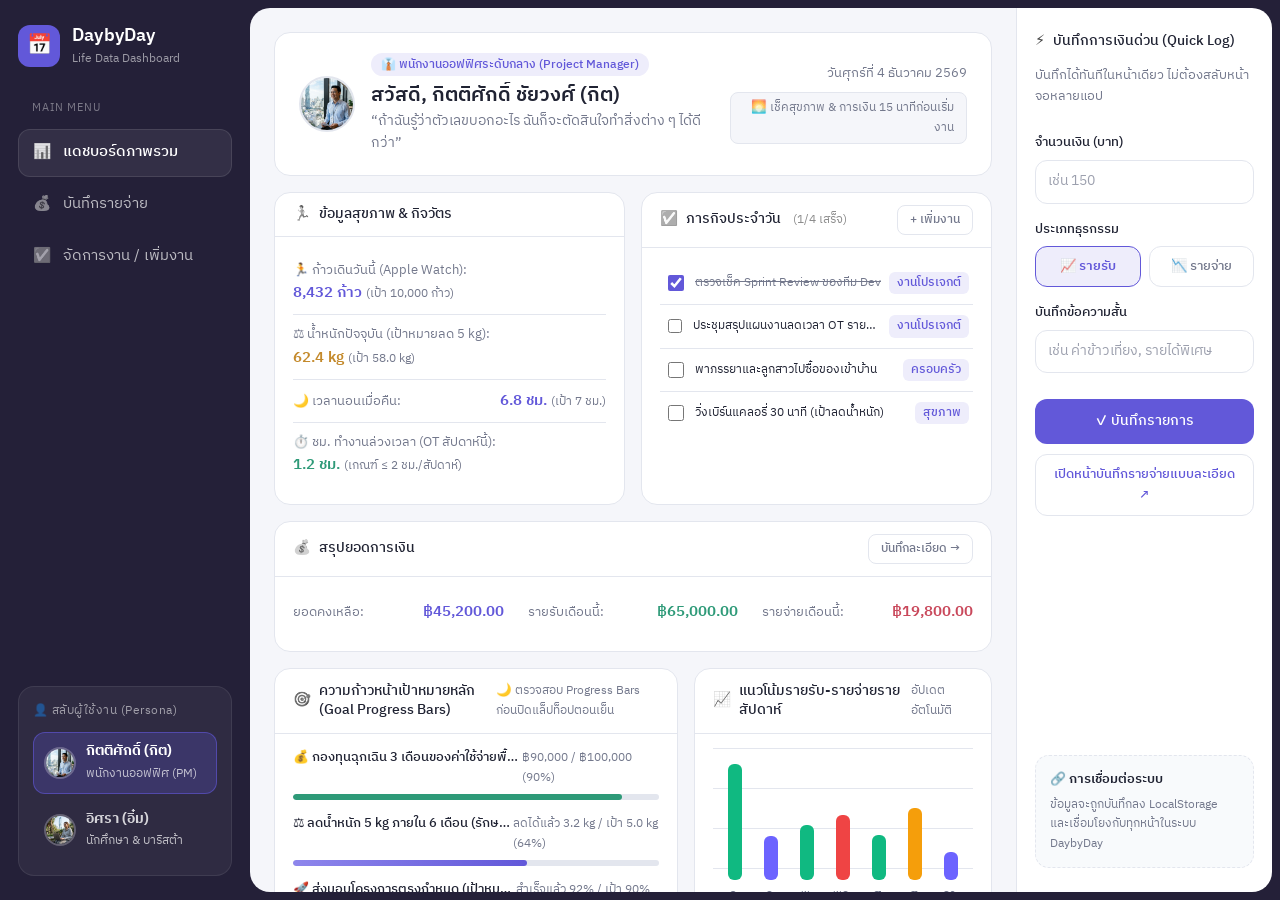
<file: index.html>
<!DOCTYPE html>
<html lang="th">
<head>
  <meta charset="UTF-8">
  <meta name="viewport" content="width=device-width, initial-scale=1.0">
  <meta http-equiv="refresh" content="0; url=prototypes/sprint1/Arinchai_dashboard_prototype.html">
  <title>DaybyDay - Life & Finance Dashboard</title>
  <script>
    window.location.replace("prototypes/sprint1/Arinchai_dashboard_prototype.html");
  </script>
</head>
<body style="font-family: sans-serif; display: flex; justify-content: center; align-items: center; height: 100vh; margin: 0; background: #f4f6fb; color: #1f2937;">
  <p>กำลังนำคุณไปยังหน้าแดชบอร์ด... <a href="prototypes/sprint1/Arinchai_dashboard_prototype.html" style="color: #6c63ff; font-weight: 600;">คลิกที่นี่หากหน้าเว็บไม่เปลี่ยนอัตโนมัติ</a></p>
</body>
</html>
</file>
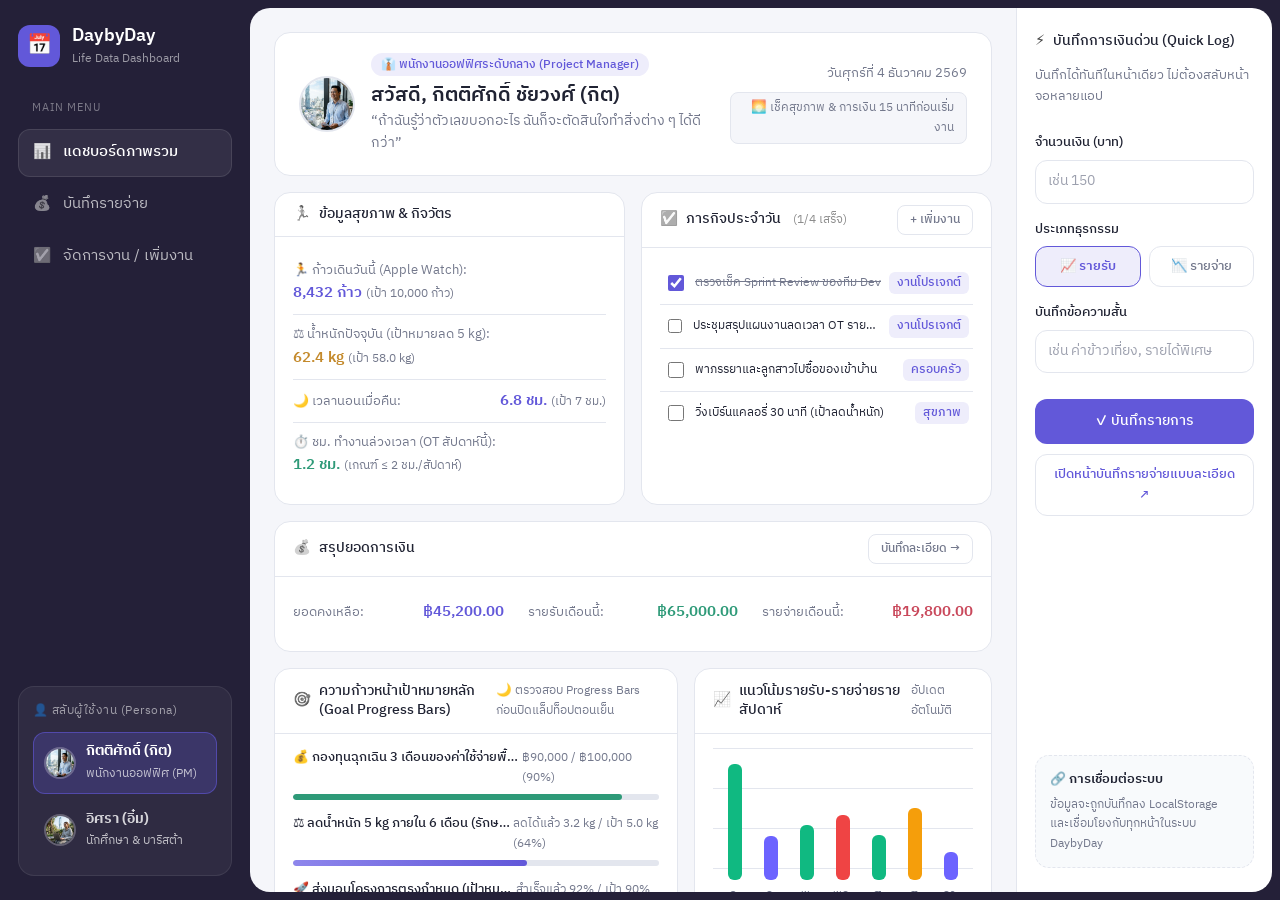
<file: prototypes/sprint1/index.html>
<!DOCTYPE html>
<html lang="th">
<head>
  <meta charset="UTF-8">
  <meta name="viewport" content="width=device-width, initial-scale=1.0">
  <meta http-equiv="refresh" content="0; url=Arinchai_dashboard_prototype.html">
  <title>DaybyDay - Life & Finance Dashboard</title>
  <script>
    window.location.replace("Arinchai_dashboard_prototype.html");
  </script>
</head>
<body style="font-family: sans-serif; display: flex; justify-content: center; align-items: center; height: 100vh; margin: 0; background: #f4f6fb; color: #1f2937;">
  <p>กำลังนำคุณไปยังหน้าแดชบอร์ด... <a href="Arinchai_dashboard_prototype.html" style="color: #6c63ff; font-weight: 600;">คลิกที่นี่หากหน้าเว็บไม่เปลี่ยนอัตโนมัติ</a></p>
</body>
</html>
</file>
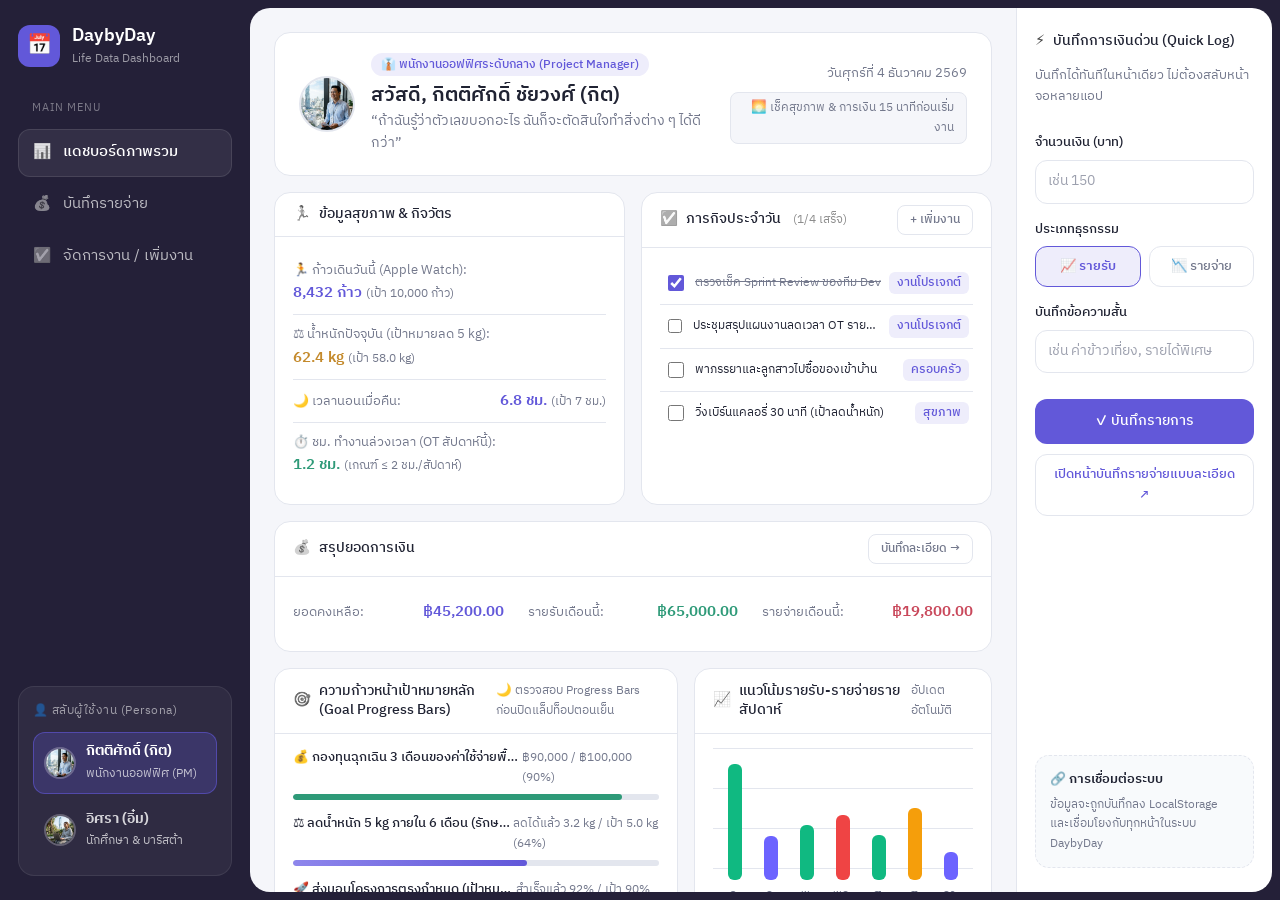
<file: prototypes/sprint1/Arinchai_dashboard_prototype.html>
<!DOCTYPE html>
<html lang="th">
  <head>
    <meta charset="UTF-8" />
    <meta name="viewport" content="width=device-width, initial-scale=1.0" />
    <title>DaybyDay - Life & Finance Dashboard</title>
    <link rel="stylesheet" href="Arinchai_dashboard_style.css" />
  </head>
  <body>
    <div class="app-shell">
      
      <!-- แถบเมนูด้านซ้าย (Left Sidebar) -->
      <aside class="sidebar left-sidebar">
        <div class="brand">
          <div class="brand-icon">📅</div>
          <div>
            <h1>DaybyDay</h1>
            <p>Life Data Dashboard</p>
          </div>
        </div>

        <nav class="nav-links">
          <a class="nav-item active" href="Arinchai_dashboard_prototype.html">
            <span>📊</span> แดชบอร์ดภาพรวม
          </a>
          <a class="nav-item" href="Thanapat_RecordExpenses_prototype.html">
            <span>💰</span> บันทึกรายจ่าย
          </a>
          <a class="nav-item" href="Salintip_AddTask_prototype.html">
            <span>✅</span> จัดการงาน / เพิ่มงาน
          </a>
        </nav>

        <!-- Persona Switcher ตามข้อกำหนดของลูกค้า (Persona 1 & Persona 2) -->
        <div class="persona-switcher-box">
          <div class="persona-title">
            <span>👤 สลับผู้ใช้งาน (Persona)</span>
          </div>
          <div class="persona-btn-group">
            <button class="persona-pill-btn active" id="btn-persona-1" data-persona="persona1">
              <img src="img/Image%20(1).jpg" alt="กิตติศักดิ์" class="persona-pill-img" onerror="this.src='https://images.unsplash.com/photo-1534528741775-53994a69daeb?w=100&auto=format&fit=crop&q=80'">
              <div>
                <strong style="display:block;">กิตติศักดิ์ (กิต)</strong>
                <span style="font-size:0.75rem; color:rgba(255,255,255,0.7);">พนักงานออฟฟิศ (PM)</span>
              </div>
            </button>
            <button class="persona-pill-btn" id="btn-persona-2" data-persona="persona2">
              <img src="img/Image.jpg" alt="อิศรา" class="persona-pill-img" onerror="this.src='https://images.unsplash.com/photo-1517841905240-472988babdf9?w=100&auto=format&fit=crop&q=80'">
              <div>
                <strong style="display:block;">อิศรา (อิ๋ม)</strong>
                <span style="font-size:0.75rem; color:rgba(255,255,255,0.7);">นักศึกษา & บาริสต้า</span>
              </div>
            </button>
          </div>
        </div>
      </aside>

      <!-- พื้นที่เนื้อหาหลัก (Main Panel) -->
      <main class="main-panel">
        
        <!-- การ์ดส่วนหัว (Hero Card Dynamic ตาม Persona) -->
        <section class="hero-card" id="hero-card">
          <div class="hero-left">
            <img src="img/Image%20(1).jpg" alt="Avatar" class="hero-avatar" id="hero-avatar" onerror="this.src='https://images.unsplash.com/photo-1534528741775-53994a69daeb?w=150&auto=format&fit=crop&q=80'">
            <div class="hero-info">
              <span class="hero-role-tag" id="hero-role-tag">👔 พนักงานออฟฟิศระดับกลาง (Project Manager)</span>
              <h2 id="hero-name">สวัสดีตอนเช้า, กิตติศักดิ์ ชัยวงศ์</h2>
              <p class="hero-sub" id="hero-sub">“ถ้าฉันรู้ว่าตัวเลขบอกอะไร ฉันก็จะตัดสินใจทำสิ่งต่าง ๆ ได้ดีกว่า”</p>
            </div>
          </div>
          <div class="hero-right">
            <span class="hero-date" id="hero-date">วันพุธที่ 7 ตุลาคม 2026</span>
            <div class="routine-badge" id="hero-routine">🌅 เช็คสุขภาพ & การเงิน 15 นาทีก่อนเริ่มงาน</div>
          </div>
        </section>

        <!-- กริดแสดงผล 3 คอลัมน์ย่อย -->
        <div class="grid-container">
          
          <!-- 1. สถานะสุขภาพและเป้าหมายชีวิต -->
          <section class="summary-card">
            <div class="section-title">
              <h3><span>🏃</span> ข้อมูลสุขภาพ & กิจวัตร</h3>
            </div>
            <div id="health-metrics">
              <!-- Render by JS -->
            </div>
          </section>

          <!-- 2. งานประจำวัน (Daily Tasks) เชื่อมโยงกับ Salintip_AddTask -->
          <section class="summary-card">
            <div class="section-title">
              <h3><span>✅</span> ภารกิจประจำวัน <span id="task-counter" style="font-size:0.75rem; font-weight:normal; color:var(--muted); margin-left:4px;"></span></h3>
              <a href="Salintip_AddTask_prototype.html" class="action-link-btn">+ เพิ่มงาน</a>
            </div>
            <div class="task-list" id="task-list">
              <!-- Render by JS -->
            </div>
          </section>

          <!-- 3. สถานะการเงินภาพรวม เชื่อมโยงกับ Thanapat_RecordExpenses -->
          <section class="summary-card">
            <div class="section-title">
              <h3><span>💰</span> สรุปยอดการเงิน</h3>
              <a href="Thanapat_RecordExpenses_prototype.html" class="action-link-btn">บันทึกละเอียด →</a>
            </div>
            <div class="metric">ยอดคงเหลือ: <strong class="text-accent" id="metric-balance">฿45,200</strong></div>
            <div class="metric">รายรับเดือนนี้: <span class="text-green" id="metric-income">฿65,000</span></div>
            <div class="metric">รายจ่ายเดือนนี้: <span class="text-red" id="metric-expense">฿19,800</span></div>
          </section>
        </div>

        <!-- แถวด้านล่าง: ความก้าวหน้าเป้าหมาย + กราฟแนวโน้มแบบ Side-by-Side ไม่ต้องเลื่อนจอ -->
        <div class="bottom-grid-container">
          <!-- ความคืบหน้าเป้าหมายระยะยาว (Goals Progress Bar ตามที่ Persona 1 และ 2 ต้องการ) -->
          <section class="summary-card">
            <div class="section-title">
              <h3><span>🎯</span> ความก้าวหน้าเป้าหมายหลัก (Goal Progress Bars)</h3>
              <span style="font-size: 0.78rem; color: var(--muted);" id="goals-subtitle">ตรวจสอบก่อนปิดแล็ปท็อป</span>
            </div>
            <div id="goals-container">
              <!-- Render by JS -->
            </div>
          </section>

          <!-- กราฟแนวโน้มการเงินและข้อมูลรายสัปดาห์ -->
          <section class="summary-card">
            <div class="section-title">
              <h3><span>📈</span> แนวโน้มรายรับ-รายจ่ายรายสัปดาห์</h3>
              <span style="font-size: 0.78rem; color: var(--muted);">อัปเดตอัตโนมัติ</span>
            </div>
            <div class="chart-container">
              <div class="chart-bar-col">
                <div class="chart-bar" style="height: 60%; background: #10b981;"></div>
                <span class="chart-label">จ.</span>
              </div>
              <div class="chart-bar-col">
                <div class="chart-bar" style="height: 45%; background: #6c63ff;"></div>
                <span class="chart-label">อ.</span>
              </div>
              <div class="chart-bar-col">
                <div class="chart-bar" style="height: 80%; background: #10b981;"></div>
                <span class="chart-label">พ.</span>
              </div>
              <div class="chart-bar-col">
                <div class="chart-bar" style="height: 55%; background: #ef4444;"></div>
                <span class="chart-label">พฤ.</span>
              </div>
              <div class="chart-bar-col">
                <div class="chart-bar" style="height: 90%; background: #10b981;"></div>
                <span class="chart-label">ศ.</span>
              </div>
              <div class="chart-bar-col">
                <div class="chart-bar" style="height: 35%; background: #f59e0b;"></div>
                <span class="chart-label">ส.</span>
              </div>
              <div class="chart-bar-col">
                <div class="chart-bar" style="height: 70%; background: #6c63ff;"></div>
                <span class="chart-label">อา.</span>
              </div>
            </div>
          </section>
        </div>
      </main>

      <!-- แถบจัดการข้อมูลด่วนด้านขวา (Right Sidebar) -->
      <aside class="sidebar right-sidebar">
        <div class="section-title">
          <h3><span>⚡</span> บันทึกการเงินด่วน (Quick Log)</h3>
        </div>
        <p style="font-size: 0.82rem; color: var(--muted); margin: -6px 0 10px 0;">
          บันทึกได้ทันทีในหน้าเดียว ไม่ต้องสลับหน้าจอหลายแอป
        </p>

        <label class="field">
          <span>จำนวนเงิน (บาท)</span>
          <input type="number" id="amount" placeholder="เช่น 150" />
        </label>

        <div class="category-section">
          <span>ประเภทธุรกรรม</span>
          <div class="category-grid">
            <button class="chip active" type="button" data-type="income">📈 รายรับ</button>
            <button class="chip" type="button" data-type="expense">📉 รายจ่าย</button>
          </div>
          <input type="hidden" id="trans-type" value="income">
        </div>

        <label class="field">
          <span>บันทึกข้อความสั้น</span>
          <input type="text" id="log-note" placeholder="เช่น ค่าข้าวเที่ยง, รายได้พิเศษ" />
        </label>

        <div style="margin-top: 10px; display: flex; flex-direction: column; gap: 10px;">
          <button id="add-log-btn" class="primary-btn">✓ บันทึกรายการ</button>
          <a href="Thanapat_RecordExpenses_prototype.html" class="outline-btn">
            เปิดหน้าบันทึกรายจ่ายแบบละเอียด ↗
          </a>
        </div>

        <div style="margin-top: auto; padding: 14px; background: #f8fafc; border-radius: 14px; border: 1px dashed var(--border);">
          <span style="font-size: 0.8rem; font-weight: 600; color: var(--text); display: block; margin-bottom: 4px;">🔗 การเชื่อมต่อระบบ</span>
          <p style="font-size: 0.76rem; color: var(--muted); margin: 0;">
            ข้อมูลจะถูกบันทึกลง LocalStorage และเชื่อมโยงกับทุกหน้าในระบบ DaybyDay
          </p>
        </div>
      </aside>
      
    </div>

    <!-- เชื่อมต่อไฟล์ข้อมูลส่วนกลางและ JavaScript -->
    <script src="daybyday_data.js"></script>
    <script src="Arinchai_dashboard.js"></script>
  </body>
</html>
</file>
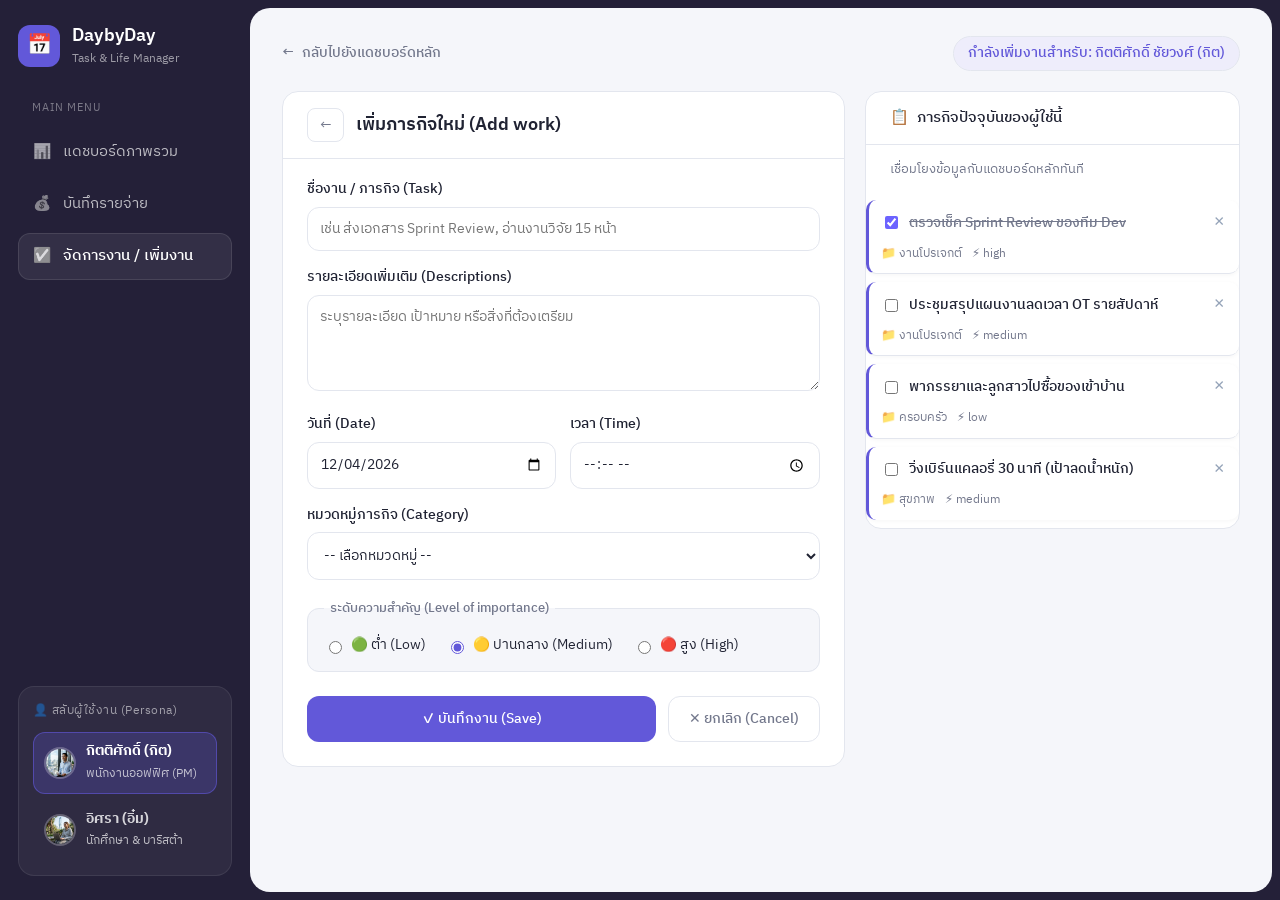
<file: prototypes/sprint1/Salintip_AddTask_prototype.html>
<!DOCTYPE html>
<html lang="th">
<head>
    <meta charset="UTF-8">
    <meta name="viewport" content="width=device-width, initial-scale=1.0">
    <title>DaybyDay - เพิ่มงานและภารกิจ (Add Task)</title>
    <link rel="stylesheet" href="Salintip_AddTask_style.css">
</head>

<body>

<div class="app-shell">
    
    <!-- แถบเมนูด้านซ้าย (Left Sidebar เชื่อมโยงทุกหน้า) -->
    <aside class="sidebar left-sidebar">
        <div class="brand">
            <div class="brand-icon">📅</div>
            <div>
                <h1>DaybyDay</h1>
                <p>Task & Life Manager</p>
            </div>
        </div>

        <nav class="nav-links">
            <a class="nav-item" href="Arinchai_dashboard_prototype.html">
                <span>📊</span> แดชบอร์ดภาพรวม
            </a>
            <a class="nav-item" href="Thanapat_RecordExpenses_prototype.html">
                <span>💰</span> บันทึกรายจ่าย
            </a>
            <a class="nav-item active" href="Salintip_AddTask_prototype.html">
                <span>✅</span> จัดการงาน / เพิ่มงาน
            </a>
        </nav>

        <!-- Persona Switcher -->
        <div class="persona-switcher-box">
            <div class="persona-title">
                <span>👤 สลับผู้ใช้งาน (Persona)</span>
            </div>
            <div class="persona-btn-group">
                <button class="persona-pill-btn active" id="btn-task-p1" onclick="switchPersona('persona1')">
                    <img src="img/Image%20(1).jpg" alt="กิตติศักดิ์" class="persona-pill-img" onerror="this.src='https://images.unsplash.com/photo-1534528741775-53994a69daeb?w=100&auto=format&fit=crop&q=80'">
                    <div>
                        <strong style="display:block;">กิตติศักดิ์ (กิต)</strong>
                        <span style="font-size:0.75rem; color:rgba(255,255,255,0.7);">พนักงานออฟฟิศ (PM)</span>
                    </div>
                </button>
                <button class="persona-pill-btn" id="btn-task-p2" onclick="switchPersona('persona2')">
                    <img src="img/Image.jpg" alt="อิศรา" class="persona-pill-img" onerror="this.src='https://images.unsplash.com/photo-1517841905240-472988babdf9?w=100&auto=format&fit=crop&q=80'">
                    <div>
                        <strong style="display:block;">อิศรา (อิ๋ม)</strong>
                        <span style="font-size:0.75rem; color:rgba(255,255,255,0.7);">นักศึกษา & บาริสต้า</span>
                    </div>
                </button>
            </div>
        </div>
    </aside>

    <!-- พื้นที่หลัก (Main Content) -->
    <main class="main-panel">
        <div class="top-header">
            <a href="Arinchai_dashboard_prototype.html" class="back-link">
                <span>&#8592;</span> กลับไปยังแดชบอร์ดหลัก
            </a>
            <div id="persona-badge-indicator" style="font-size: 0.88rem; background: #efeaff; color: #6c63ff; padding: 6px 14px; border-radius: 20px; font-weight: 600;">
                กำลังเพิ่มงานสำหรับ: กิตติศักดิ์ ชัยวงศ์
            </div>
        </div>

        <div class="task-form-container">
            <!-- กล่องฟอร์มสร้างงาน -->
            <div class="card">
                <div class="card-header">
                    <button class="back-button" onclick="goBack()">&#8592;</button>
                    <h2>เพิ่มภารกิจใหม่ (Add work)</h2>
                </div>

                <div class="card-body">
                    <label for="task">ชื่องาน / ภารกิจ (Task)</label>
                    <input type="text" id="task" name="task" placeholder="เช่น ส่งเอกสาร Sprint Review, อ่านงานวิจัย 15 หน้า">

                    <label for="description">รายละเอียดเพิ่มเติม (Descriptions)</label>
                    <textarea id="description" name="description" placeholder="ระบุรายละเอียด เป้าหมาย หรือสิ่งที่ต้องเตรียม"></textarea>

                    <div style="display: grid; grid-template-columns: 1fr 1fr; gap: 14px;">
                        <div>
                            <label for="date">วันที่ (Date)</label>
                            <input type="date" id="date" name="date">
                        </div>
                        <div>
                            <label for="time">เวลา (Time)</label>
                            <input type="time" id="time" name="time">
                        </div>
                    </div>

                    <label for="category">หมวดหมู่ภารกิจ (Category)</label>
                    <select id="category" name="category">
                        <option value="">-- เลือกหมวดหมู่ --</option>
                        <option value="งานโปรเจกต์">💼 งานโปรเจกต์ / การทำงาน (Project Work)</option>
                        <option value="การเรียน">🎓 การเรียน / งานวิจัย (Study & Research)</option>
                        <option value="งานพิเศษ">☕ งานพิเศษร้านกาแฟ (Part-time Barista)</option>
                        <option value="สุขภาพ">🏃 สุขภาพ / ออกกำลังกาย (Health & Fitness)</option>
                        <option value="ครอบครัว">👨‍👩‍👧 ครอบครัว (Family)</option>
                        <option value="ส่วนตัว">📖 ส่วนตัว / อ่านหนังสือ (Personal & Reading)</option>
                        <option value="อื่นๆ">📦 อื่นๆ (Other)</option>
                    </select>

                    <fieldset>
                        <legend>ระดับความสำคัญ (Level of importance)</legend>
                        <div class="radio-group">
                            <label><input type="radio" name="importance" value="low"> 🟢 ต่ำ (Low)</label>
                            <label><input type="radio" name="importance" value="medium" checked> 🟡 ปานกลาง (Medium)</label>
                            <label><input type="radio" name="importance" value="high"> 🔴 สูง (High)</label>
                        </div>
                    </fieldset>

                    <div class="action-buttons">
                        <button class="save-button" onclick="saveTask(event)">✓ บันทึกงาน (Save)</button>
                        <button class="cancel-button" onclick="cancelTask()">✕ ยกเลิก (Cancel)</button>
                    </div>
                </div>
            </div>

            <!-- กล่องแสดงรายการงานล่าสุดของ Persona นี้ -->
            <div class="task-preview-panel">
                <div class="task-preview-card">
                    <h3><span>📋</span> ภารกิจปัจจุบันของผู้ใช้นี้</h3>
                    <p style="font-size: 0.82rem; color: var(--muted); margin: 0 0 12px 0;">
                        เชื่อมโยงข้อมูลกับแดชบอร์ดหลักทันที
                    </p>
                    <div class="task-mini-list" id="task-preview-list">
                        <!-- Loaded by JS -->
                    </div>
                </div>
            </div>
        </div>
    </main>

</div>

<!-- Data Layer -->
<script src="daybyday_data.js"></script>

<script>
let currentPersona = DayByDay.getCurrentPersona();

function switchPersona(pId) {
    currentPersona = pId;
    DayByDay.setCurrentPersona(pId);

    const btn1 = document.getElementById('btn-task-p1');
    const btn2 = document.getElementById('btn-task-p2');
    if (btn1) btn1.classList.toggle('active', pId === 'persona1');
    if (btn2) btn2.classList.toggle('active', pId === 'persona2');

    const meta = DayByDay.getPersonaDetails(pId);
    const badge = document.getElementById('persona-badge-indicator');
    if (badge) {
        badge.textContent = `กำลังเพิ่มงานสำหรับ: ${meta.name}`;
    }

    renderTaskPreview();
}

function renderTaskPreview() {
    const listEl = document.getElementById('task-preview-list');
    if (!listEl) return;

    const tasks = DayByDay.getTasks(currentPersona);

    if (tasks.length === 0) {
        listEl.innerHTML = `
            <div style="text-align: center; color: var(--muted); padding: 20px 0; font-size: 0.85rem;">
                ยังไม่มีภารกิจในระบบ กรอกแบบฟอร์มด้านซ้ายเพื่อเพิ่มงาน
            </div>
        `;
        return;
    }

    let html = '';
    tasks.forEach(t => {
        const isCustom = t.isCustom;
        const borderStyle = isCustom ? 'border-left: 3px solid #6c63ff;' : 'border-left: 3px solid #cbd5e1;';
        const customBadge = isCustom ? '<span style="font-size:0.75rem; color:#6c63ff; font-weight:600;">เพิ่งเพิ่ม</span>' : '';
        const doneStyle = t.done ? 'text-decoration: line-through; color: var(--muted);' : 'color: var(--text); font-weight: 500;';

        html += `
            <div class="task-mini-item" style="${borderStyle} padding: 10px 12px; margin-bottom: 8px; background: #ffffff; border-radius: 10px; box-shadow: 0 1px 4px rgba(0,0,0,0.04);">
                <div class="task-mini-header" style="display: flex; justify-content: space-between; align-items: center; margin-bottom: 4px;">
                    <label style="display: flex; align-items: center; gap: 8px; cursor: pointer; flex: 1; min-width: 0;">
                        <input type="checkbox" ${t.done ? 'checked' : ''} onchange="toggleTaskDone('${t.id}', this.checked)" style="accent-color: #6c63ff;">
                        <span style="${doneStyle} font-size: 0.88rem; overflow: hidden; text-overflow: ellipsis; white-space: nowrap;">${t.text}</span>
                    </label>
                    <div style="display: flex; align-items: center; gap: 6px; flex-shrink: 0;">
                        ${customBadge}
                        <button onclick="removeTask('${t.id}')" title="ลบงานนี้" style="background: none; border: none; cursor: pointer; color: #94a3b8; font-size: 0.85rem; padding: 2px;">✕</button>
                    </div>
                </div>
                <div class="task-mini-sub" style="font-size: 0.76rem; color: var(--muted); display: flex; gap: 10px; align-items: center;">
                    <span>📁 ${t.category}</span>
                    <span>⚡ ${t.importance || 'medium'}</span>
                    ${t.time ? `<span>⏰ ${t.time}</span>` : ''}
                    ${t.date ? `<span>📅 ${t.date}</span>` : ''}
                </div>
            </div>
        `;
    });

    listEl.innerHTML = html;
}

function toggleTaskDone(taskId, isDone) {
    DayByDay.toggleTask(taskId, currentPersona, isDone);
    renderTaskPreview();
}

function removeTask(taskId) {
    if (confirm('คุณต้องการลบภารกิจนี้ใช่หรือไม่?')) {
        DayByDay.deleteTask(taskId, currentPersona);
        renderTaskPreview();
        DayByDay.showToast('ลบภารกิจเรียบร้อยแล้ว');
    }
}

function saveTask(event) {
    if (event) event.preventDefault();

    const taskInput = document.getElementById("task");
    const descInput = document.getElementById("description");
    const dateInput = document.getElementById("date");
    const timeInput = document.getElementById("time");
    const categoryInput = document.getElementById("category");
    const importanceInput = document.querySelector('input[name="importance"]:checked');

    const task = taskInput.value.trim();
    const description = descInput.value.trim();
    const date = dateInput.value;
    const time = timeInput.value;
    const category = categoryInput.value;
    const importance = importanceInput ? importanceInput.value : "medium";

    if (task === "" || category === "") {
        DayByDay.showToast("กรุณากรอกชื่องานและเลือกหมวดหมู่ให้ครบถ้วน", false);
        if (!task) taskInput.focus();
        else categoryInput.focus();
        return;
    }

    // Add to central DayByDay layer
    const newTask = DayByDay.addTask({
        persona: currentPersona,
        text: task,
        description: description,
        category: category,
        importance: importance,
        date: date,
        time: time
    });

    if (newTask) {
        // Reset Form
        taskInput.value = "";
        descInput.value = "";
        renderTaskPreview();

        DayByDay.showToast(`บันทึกงาน "${task}" สำเร็จเรียบร้อย!`);

        setTimeout(() => {
            const goToDashboard = confirm(`✓ บันทึกงาน "${task}" สำเร็จเรียบร้อย!\n\nข้อมูลเชื่อมโยงไปยังแดชบอร์ดหลักแล้ว ต้องการกลับไปดูหน้าแดชบอร์ดทันทีหรือไม่?`);
            if (goToDashboard) {
                window.location.href = "Arinchai_dashboard_prototype.html";
            }
        }, 300);
    }
}

function cancelTask() {
    if (confirm("คุณต้องการยกเลิกและกลับไปยังหน้าแดชบอร์ดหรือไม่?")) {
        window.location.href = "Arinchai_dashboard_prototype.html";
    }
}

function goBack() {
    window.location.href = "Arinchai_dashboard_prototype.html";
}

// Initial setup on load
window.addEventListener('DOMContentLoaded', () => {
    // Set date input to today
    const dateInput = document.getElementById("date");
    if (dateInput) {
        const today = new Date().toISOString().split('T')[0];
        dateInput.value = today;
    }
    switchPersona(currentPersona);
});

// Global sync listeners
window.addEventListener('daybyday:data-updated', () => {
    renderTaskPreview();
});

window.addEventListener('daybyday:persona-changed', (e) => {
    if (e.detail && e.detail.persona) {
        switchPersona(e.detail.persona);
    }
});

window.addEventListener('storage', () => {
    currentPersona = DayByDay.getCurrentPersona();
    switchPersona(currentPersona);
});
</script>

</body>
</html>
</file>
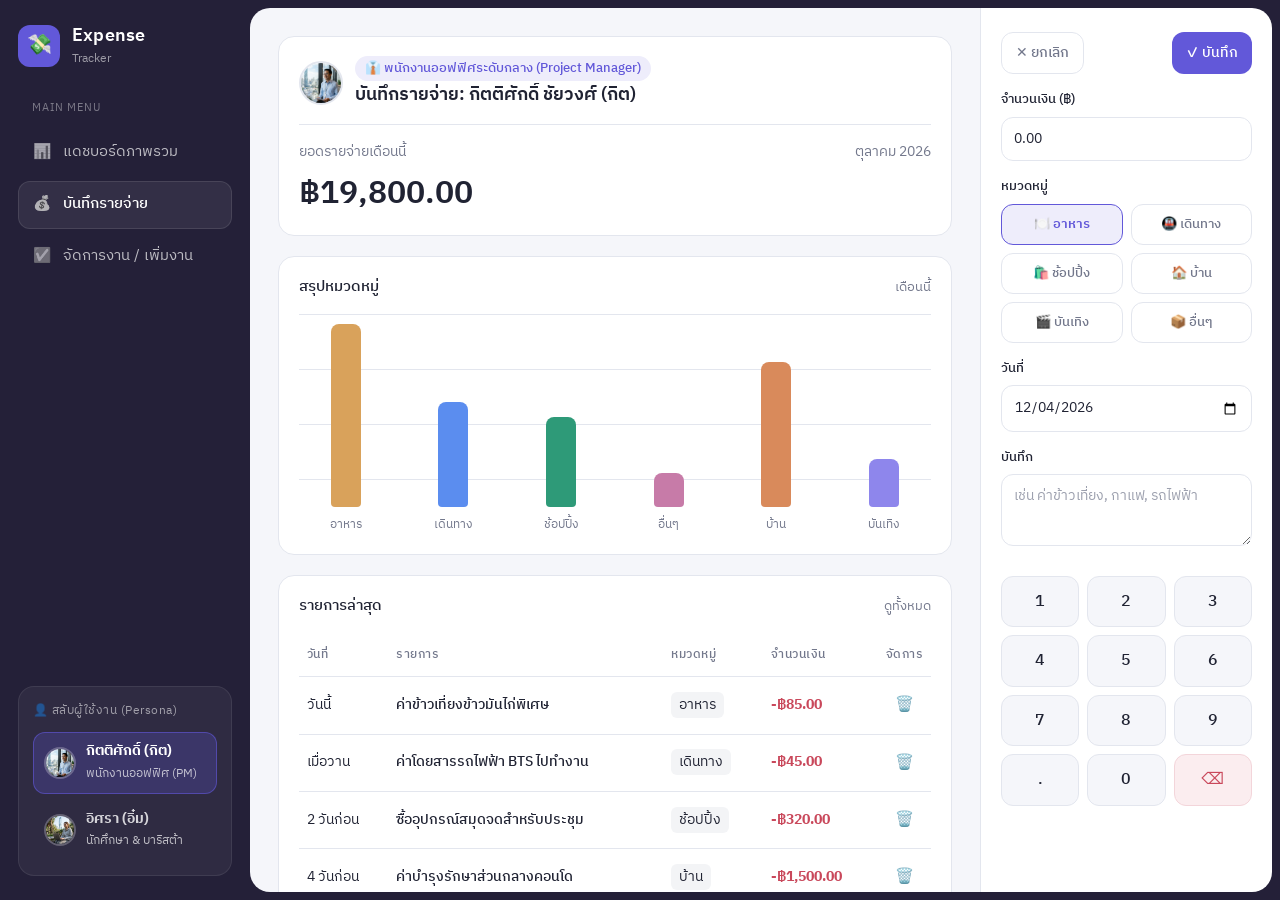
<file: prototypes/sprint1/Thanapat_RecordExpenses_prototype.html>
<!DOCTYPE html>
<html lang="th">
  <head>
    <meta charset="UTF-8" />
    <meta name="viewport" content="width=device-width, initial-scale=1.0" />
    <title>Expense Tracker Dashboard</title>
    <link rel="stylesheet" href="Thanapat_RecordExpenses_style.css" />
  </head>
  <body>
    <div class="app-shell">
      <aside class="sidebar left-sidebar">
        <div class="brand">
          <div class="brand-icon">💸</div>
          <div>
            <h1>Expense</h1>
            <p>Tracker</p>
          </div>
        </div>

        <nav class="nav-links">
          <a class="nav-item" href="Arinchai_dashboard_prototype.html">
            <span>📊</span> แดชบอร์ดภาพรวม
          </a>
          <a class="nav-item active" href="Thanapat_RecordExpenses_prototype.html">
            <span>💰</span> บันทึกรายจ่าย
          </a>
          <a class="nav-item" href="Salintip_AddTask_prototype.html">
            <span>✅</span> จัดการงาน / เพิ่มงาน
          </a>
        </nav>

        <!-- Persona Switcher -->
        <div class="persona-switcher-box">
          <div class="persona-title">
            <span>👤 สลับผู้ใช้งาน (Persona)</span>
          </div>
          <div class="persona-btn-group">
            <button class="persona-pill-btn active" id="btn-expense-persona-1" data-persona="persona1">
              <img src="img/Image%20(1).jpg" alt="กิตติศักดิ์" class="persona-pill-img" onerror="this.src='https://images.unsplash.com/photo-1534528741775-53994a69daeb?w=100&auto=format&fit=crop&q=80'">
              <div>
                <strong style="display:block;">กิตติศักดิ์ (กิต)</strong>
                <span style="font-size:0.75rem; color:rgba(255,255,255,0.7);">พนักงานออฟฟิศ (PM)</span>
              </div>
            </button>
            <button class="persona-pill-btn" id="btn-expense-persona-2" data-persona="persona2">
              <img src="img/Image.jpg" alt="อิศรา" class="persona-pill-img" onerror="this.src='https://images.unsplash.com/photo-1517841905240-472988babdf9?w=100&auto=format&fit=crop&q=80'">
              <div>
                <strong style="display:block;">อิศรา (อิ๋ม)</strong>
                <span style="font-size:0.75rem; color:rgba(255,255,255,0.7);">นักศึกษา & บาริสต้า</span>
              </div>
            </button>
          </div>
        </div>
      </aside>

      <main class="main-panel">
        <section class="hero-card">
          <div class="hero-profile-badge">
            <img id="expense-avatar" src="img/Image%20(1).jpg" alt="Avatar" onerror="this.src='https://images.unsplash.com/photo-1534528741775-53994a69daeb?w=100&auto=format&fit=crop&q=80'">
            <div>
              <span id="expense-persona-role" style="font-size: 0.8rem; background: rgba(255,255,255,0.2); padding: 2px 8px; border-radius: 12px;">👔 พนักงานออฟฟิศ (PM)</span>
              <h3 id="expense-persona-name" style="margin: 4px 0 0 0; font-size: 1.15rem; color: white;">บันทึกรายจ่าย: กิตติศักดิ์ ชัยวงศ์</h3>
            </div>
          </div>
          <div class="hero-top">
            <p>ยอดรายจ่ายเดือนนี้</p>
            <span>ตุลาคม 2026</span>
          </div>
          <h2 id='totalExpense'>฿ 12,500.00</h2>
        </section>

        <section class="summary-card">
          <div class="section-title">
            <h3>สรุปหมวดหมู่</h3>
            <span>เดือนนี้</span>
          </div>

          <div class="chart">
            <div class="bar-group">
              <div class="bar food" style="height: 72%"></div>
              <span>อาหาร</span>
            </div>
            <div class="bar-group">
              <div class="bar travel" style="height: 54%"></div>
              <span>เดินทาง</span>
            </div>
            <div class="bar-group">
              <div class="bar shopping" style="height: 63%"></div>
              <span>ช้อปปิ้ง</span>
            </div>
            <div class="bar-group">
              <div class="bar other" style="height: 38%"></div>
              <span>อื่นๆ</span>
            </div>
            <div class="bar-group">
              <div class="bar home" style="height: 44%"></div>
              <span>บ้าน</span>
            </div>
            <div class="bar-group">
              <div class="bar fun" style="height: 58%"></div>
              <span>บันเทิง</span>
            </div>
          </div>
        </section>

        <section class="history-card">
          <div class="section-title">
            <h3>รายการล่าสุด</h3>
            <a href="#">ดูทั้งหมด</a>
          </div>

          <table>
            <thead>
              <tr>
                <th>วันที่</th>
                <th>รายการ</th>
                <th>หมวดหมู่</th>
                <th>จำนวนเงิน</th>
                <th style="width: 50px; text-align: center;">จัดการ</th>
              </tr>
            </thead>
            <tbody id='historyBody'>
              <!-- Dynamically rendered by JS from DayByDay -->
            </tbody>
          </table>
        </section>
      </main>

      <aside class="sidebar right-sidebar">
        <div class="form-toolbar">
          <button class="ghost-btn" id="cancelExpenseBtn">✕ ยกเลิก</button>
          <button class="primary-btn" id="saveExpenseBtn">✓ บันทึก</button>
        </div>

        <label class="field">
          <span>จำนวนเงิน (฿)</span>
          <input id="amountInput" type="text" value="0.00" inputmode="decimal" />
        </label>

        <div class="category-section">
          <span>หมวดหมู่</span>
          <div class="category-grid" id="categoryGrid">
            <button class="chip active">🍽️ อาหาร</button>
            <button class="chip">🚇 เดินทาง</button>
            <button class="chip">🛍️ ช้อปปิ้ง</button>
            <button class="chip">🏠 บ้าน</button>
            <button class="chip">🎬 บันเทิง</button>
            <button class="chip">📦 อื่นๆ</button>
          </div>
        </div>

        <label class="field">
          <span>วันที่</span>
          <input id="dateInput" type="date" value="" />
        </label>

        <label class="field">
          <span>บันทึก</span>
          <textarea id="noteInput" placeholder="เช่น ค่าข้าวเที่ยง, กาแฟ, รถไฟฟ้า"></textarea>
        </label>

        <div class="keypad">
          <button class="keypad-btn" data-value="1">1</button>
          <button class="keypad-btn" data-value="2">2</button>
          <button class="keypad-btn" data-value="3">3</button>
          <button class="keypad-btn" data-value="4">4</button>
          <button class="keypad-btn" data-value="5">5</button>
          <button class="keypad-btn" data-value="6">6</button>
          <button class="keypad-btn" data-value="7">7</button>
          <button class="keypad-btn" data-value="8">8</button>
          <button class="keypad-btn" data-value="9">9</button>
          <button class="keypad-btn" data-value=".">.</button>
          <button class="keypad-btn" data-value="0">0</button>
          <button class="keypad-btn delete" data-action="backspace">⌫</button>
        </div>
      </aside>
    </div>

    <!-- Data Layer and Controller JS -->
    <script src="daybyday_data.js"></script>
    <script src="Thanapat_RecordExpenses.js"></script>
  </body>
</html>
</file>
<file: prototypes/sprint1/Arinchai_dashboard_style.css>
/* ============ 0. Design Tokens ============ */
@import url("https://fonts.googleapis.com/css2?family=IBM+Plex+Sans+Thai:wght@400;500;600&display=swap");

:root {
  --primary: #6258D9;
  --primary-hover: #5147C4;
  --primary-soft: #EEEDFB;
  --sidebar: #242038;
  --bg: #F5F6FA;
  --surface: #FFFFFF;
  --text: #202333;
  --muted: #73788C;
  --border: #E3E6EE;

  /* สีสถานะแบบลดความจัด */
  --success: #2E9A78;
  --danger: #C9485B;
  --warning: #C48A2C;

  --radius-sm: 8px;
  --radius-md: 12px;
  --radius-lg: 16px;
  --ease: cubic-bezier(0.4, 0, 0.2, 1);

  /* alias สำหรับ HTML/JS เดิมที่อาจอ้างตัวแปรชื่อเก่า */
  --panel: var(--surface);
  --accent: var(--primary);
  --accent-soft: var(--primary-soft);
}

/* ============ 1. Base ============ */
*,
*::before,
*::after { box-sizing: border-box; }

html, body { height: 100%; }

body {
  margin: 0;
  font-family: "IBM Plex Sans Thai", "Noto Sans Thai", system-ui, -apple-system, "Segoe UI", sans-serif;
  font-size: 0.875rem;
  font-weight: 400;
  line-height: 1.6;
  color: var(--text);
  background: var(--bg);
  -webkit-font-smoothing: antialiased;
}

h1, h2, h3 { font-weight: 600; line-height: 1.35; }

/* ============ 2. Layout ============ */
.app-shell {
  display: grid;
  grid-template-columns: 250px minmax(0, 1fr) 264px;
  height: 100vh;
  background: var(--sidebar); /* sidebar เป็นกรอบ ให้แผงเนื้อหาลอยอยู่ข้างใน */
}

.sidebar {
  display: flex;
  flex-direction: column;
  padding: 24px 18px;
  overflow-y: auto;
}

.left-sidebar {
  background: transparent;
  color: #fff;
}

.main-panel {
  display: flex;
  flex-direction: column;
  gap: 16px;
  margin: 8px 0;
  padding: 24px;
  border-radius: 20px 0 0 20px;
  background: var(--bg);
  overflow-y: auto;
}

.right-sidebar {
  gap: 16px;
  margin: 8px 8px 8px 0;
  border-left: 1px solid var(--border);
  border-radius: 0 20px 20px 0;
  background: var(--surface);
}

/* ============ 3. Sidebar ซ้าย ============ */
.brand {
  display: flex;
  align-items: center;
  gap: 12px;
  margin-bottom: 32px;
}

.brand-icon {
  display: grid;
  place-items: center;
  width: 42px;
  height: 42px;
  border-radius: var(--radius-md);
  background: var(--primary);
  font-size: 20px;
}

.brand h1 {
  margin: 0;
  font-size: 1.15rem;
  letter-spacing: 0.01em;
}

.brand p {
  margin: 0;
  font-size: 0.75rem;
  color: rgba(255, 255, 255, 0.55);
}

.nav-links {
  display: flex;
  flex-direction: column;
  gap: 4px;
  margin-bottom: 24px;
}

.nav-links::before {
  content: "MAIN MENU";
  padding: 0 14px 8px;
  font-size: 0.68rem;
  letter-spacing: 0.08em; /* ใช้กับตัวอักษรอังกฤษเท่านั้น */
  color: rgba(255, 255, 255, 0.4);
}

.nav-item {
  display: flex;
  align-items: center;
  gap: 12px;
  padding: 11px 14px;
  border: 1px solid transparent;
  border-radius: var(--radius-md);
  color: rgba(255, 255, 255, 0.7);
  font-size: 0.92rem;
  text-decoration: none;
  transition: background 0.25s var(--ease), color 0.25s var(--ease);
}

.nav-item:hover {
  background: rgba(255, 255, 255, 0.06);
  color: #fff;
}

.nav-item.active {
  background: rgba(255, 255, 255, 0.07);
  border-color: rgba(255, 255, 255, 0.1);
  color: #fff;
  font-weight: 500;
}

/* ทำ emoji ให้เป็นโทนเทา ลดความสดของสี */
.nav-item > span:first-child,
.section-title h3 > span {
  filter: grayscale(1);
  opacity: 0.85;
}

/* Persona switcher */
.persona-switcher-box {
  margin-top: auto;
  padding: 14px;
  border: 1px solid rgba(255, 255, 255, 0.08);
  border-radius: var(--radius-lg);
  background: rgba(255, 255, 255, 0.05);
}

.persona-title {
  margin-bottom: 12px;
  font-size: 0.75rem;
  letter-spacing: 0.04em;
  color: rgba(255, 255, 255, 0.55);
}

.persona-btn-group {
  display: flex;
  flex-direction: column;
  gap: 6px;
}

.persona-pill-btn {
  display: flex;
  align-items: center;
  gap: 10px;
  padding: 8px 10px;
  border: 1px solid transparent;
  border-radius: var(--radius-md);
  background: transparent;
  color: rgba(255, 255, 255, 0.8);
  font: inherit;
  font-size: 0.85rem;
  text-align: left;
  cursor: pointer;
  transition: background 0.25s var(--ease), border-color 0.25s var(--ease);
}

.persona-pill-btn:hover { background: rgba(255, 255, 255, 0.07); }

.persona-pill-btn.active {
  background: rgba(98, 88, 217, 0.25);
  border-color: rgba(98, 88, 217, 0.6);
  color: #fff;
}

.persona-pill-img {
  width: 32px;
  height: 32px;
  border-radius: 50%;
  object-fit: cover;
  border: 2px solid rgba(255, 255, 255, 0.25);
}

/* ============ 4. Hero ============ */
.hero-card {
  display: flex;
  justify-content: space-between;
  align-items: center;
  gap: 20px;
  padding: 20px 24px;
  border: 1px solid var(--border);
  border-radius: var(--radius-lg);
  background: var(--surface);
  color: var(--text);
}

.hero-left {
  display: flex;
  align-items: center;
  gap: 16px;
}

.hero-avatar {
  width: 56px;
  height: 56px;
  border-radius: 50%;
  object-fit: cover;
  border: 2px solid var(--border);
}

.hero-role-tag {
  display: inline-block;
  margin-bottom: 6px;
  padding: 2px 10px;
  border-radius: 999px;
  background: var(--primary-soft);
  color: var(--primary);
  font-size: 0.75rem;
  font-weight: 500;
}

.hero-info h2 {
  margin: 0 0 2px;
  font-size: 1.25rem;
  font-weight: 600;
  color: var(--text);
}

.hero-sub {
  margin: 0;
  font-size: 0.85rem;
  color: var(--muted);
}

.hero-right {
  display: flex;
  flex-direction: column;
  align-items: flex-end;
  gap: 8px;
  text-align: right;
}

.hero-date {
  font-size: 0.82rem;
  color: var(--muted);
}

.routine-badge {
  padding: 5px 12px;
  border: 1px solid var(--border);
  border-radius: var(--radius-sm);
  background: var(--bg);
  color: var(--muted);
  font-size: 0.78rem;
}

/* ============ 5. Cards & Grid ============ */
.grid-container {
  display: grid;
  grid-template-columns: repeat(3, minmax(0, 1fr));
  gap: 16px;
}

.bottom-grid-container {
  display: grid;
  grid-template-columns: 1.15fr 0.85fr;
  gap: 16px;
}

.summary-card {
  display: flex;
  flex-direction: column;
  padding: 18px;
  border: 1px solid var(--border);
  border-radius: var(--radius-lg);
  background: var(--surface);
}

.section-title {
  display: flex;
  justify-content: space-between;
  align-items: center;
  gap: 8px;
  margin-bottom: 14px;
}

/* หัวการ์ดมีเส้นคั่นเต็มความกว้าง */
.summary-card > .section-title {
  margin: -18px -18px 14px;
  padding: 12px 18px;
  border-bottom: 1px solid var(--border);
}

.section-title h3 {
  display: flex;
  align-items: center;
  gap: 8px;
  margin: 0;
  font-size: 0.9rem;
  font-weight: 500;
  color: var(--text);
}

/* ปุ่มเล็กขอบบาง */
.action-link-btn {
  padding: 4px 12px;
  border: 1px solid var(--border);
  border-radius: var(--radius-sm);
  background: var(--surface);
  color: var(--muted);
  font-size: 0.78rem;
  font-weight: 500;
  text-decoration: none;
  transition: background 0.25s var(--ease), color 0.25s var(--ease);
}

.action-link-btn:hover {
  background: var(--bg);
  color: var(--text);
}

/* ป้ายกำกับเล็กและบาง ตัวเลขเด่น คั่นด้วยเส้นบาง
   (ถ้าที่ไม่พอ ค่าจะขึ้นบรรทัดใหม่ใต้ป้ายอัตโนมัติ) */
.metric {
  display: flex;
  flex-wrap: wrap;
  justify-content: space-between;
  align-items: baseline;
  gap: 2px 12px;
  padding: 10px 0;
  border-bottom: 1px solid var(--border);
  font-size: 0.8rem;
  font-weight: 400;
  line-height: 1.5;
  color: var(--muted);
}

.metric:last-child { border-bottom: 0; }

.metric strong,
.metric [class^="text-"] {
  font-size: 0.92rem;
  font-weight: 600;
}

.text-accent { color: var(--primary); font-weight: 600; }
.text-green  { color: var(--success); font-weight: 600; }
.text-red    { color: var(--danger);  font-weight: 600; }
.text-amber  { color: var(--warning); font-weight: 600; }

/* ============ 6. Tasks ============ */
.task-list {
  display: flex;
  flex-direction: column;
  max-height: 260px;
  overflow-y: auto;
}

.task-label {
  display: flex;
  align-items: center;
  gap: 10px;
  padding: 10px 4px;
  border-bottom: 1px solid var(--border);
  font-size: 0.82rem;
  cursor: pointer;
  transition: background 0.25s var(--ease);
}

.task-label:last-child { border-bottom: 0; }
.task-label:hover { background: var(--bg); }

.task-label input[type="checkbox"] {
  width: 16px;
  height: 16px;
  accent-color: var(--primary);
  cursor: pointer;
}

.task-badge {
  margin-left: auto;
  padding: 2px 8px;
  border-radius: 6px;
  background: var(--primary-soft);
  color: var(--primary);
  font-size: 0.72rem;
  font-weight: 500;
}

/* ============ 7. Goals ============ */
.goal-progress-item { margin-bottom: 14px; }

.goal-info {
  display: flex;
  justify-content: space-between;
  margin-bottom: 6px;
  font-size: 0.8rem;
}

.goal-title {
  max-width: 70%;
  overflow: hidden;
  font-weight: 500;
  text-overflow: ellipsis;
  white-space: nowrap;
}

.goal-value {
  font-size: 0.78rem;
  color: var(--muted);
}

.progress-track {
  width: 100%;
  height: 6px;
  border-radius: 999px;
  background: var(--border);
  overflow: hidden;
}

.progress-fill {
  height: 100%;
  border-radius: 999px;
  transition: width 0.5s var(--ease);
}

.fill-accent { background: linear-gradient(90deg, #8E86EC, var(--primary)); }
.fill-green  { background: var(--success); }
.fill-amber  { background: var(--warning); }

/* ============ 8. Chart ============ */
.chart-container {
  display: flex;
  align-items: flex-end;
  justify-content: space-around;
  gap: 8px;
  min-height: 160px;
  padding: 12px 8px 4px;
  background: linear-gradient(var(--border) 1px, transparent 1px) 0 0 / 100% 25% repeat-y; /* เส้นกริดจาง */
}

.chart-bar-col {
  display: flex;
  flex: 1;
  flex-direction: column;
  align-items: center;
  justify-content: flex-end;
  gap: 6px;
  height: 140px;
}

.chart-bar {
  width: 14px;
  min-height: 8px;
  border-radius: 6px;
  transition: height 0.4s var(--ease), opacity 0.25s var(--ease);
}

.chart-bar:hover { opacity: 0.8; }

.chart-label {
  font-size: 0.72rem;
  color: var(--muted);
}

/* ลดความจัดของสีที่เขียนแบบ inline ใน HTML (ไม่ต้องแก้ HTML) */
.chart-bar[style*="#10b981"] { background: var(--success) !important; }
.chart-bar[style*="#ef4444"] { background: var(--danger) !important; }
.chart-bar[style*="#f59e0b"] { background: var(--warning) !important; }
.chart-bar[style*="#6c63ff"] { background: var(--primary) !important; }

/* ============ 9. Quick Log (Sidebar ขวา) ============ */
.right-sidebar .section-title {
  margin: 0;
  padding: 0 0 4px;
  border: 0;
}

.right-sidebar .field span,
.right-sidebar .category-section > span {
  display: block;
  margin-bottom: 6px;
  font-size: 0.8rem;
  font-weight: 500;
  color: var(--text);
}

.right-sidebar .field input {
  width: 100%;
  padding: 10px 12px;
  border: 1px solid var(--border);
  border-radius: var(--radius-md);
  background: var(--surface);
  color: var(--text);
  font: inherit;
  font-size: 0.85rem;
  transition: border-color 0.25s var(--ease), box-shadow 0.25s var(--ease);
}

.right-sidebar .field input::placeholder {
  color: var(--muted);
  opacity: 0.7;
}

.right-sidebar .field input:focus {
  outline: none;
  border-color: var(--primary);
  box-shadow: 0 0 0 3px rgba(98, 88, 217, 0.14);
}

.category-grid {
  display: grid;
  grid-template-columns: repeat(2, minmax(0, 1fr));
  gap: 8px;
}

.chip {
  padding: 9px 6px;
  border: 1px solid var(--border);
  border-radius: var(--radius-md);
  background: var(--surface);
  color: var(--muted);
  font: inherit;
  font-size: 0.82rem;
  font-weight: 500;
  cursor: pointer;
  transition: background 0.25s var(--ease), color 0.25s var(--ease), border-color 0.25s var(--ease);
}

.chip:hover {
  border-color: var(--primary);
  color: var(--primary);
}

.chip.active {
  background: var(--primary-soft);
  border-color: var(--primary);
  color: var(--primary);
  font-weight: 600;
}

/* ============ 10. Buttons ============ */
.primary-btn {
  width: 100%;
  padding: 11px 14px;
  border: none;
  border-radius: var(--radius-md);
  background: var(--primary);
  color: #fff;
  font: inherit;
  font-size: 0.88rem;
  font-weight: 500;
  cursor: pointer;
  transition: background 0.25s var(--ease), box-shadow 0.25s var(--ease);
}

.primary-btn:hover {
  background: var(--primary-hover);
  box-shadow: 0 4px 12px rgba(98, 88, 217, 0.25);
}

.outline-btn {
  display: block;
  width: 100%;
  padding: 9px 12px;
  border: 1px solid var(--border);
  border-radius: var(--radius-md);
  background: transparent;
  color: var(--primary);
  font-size: 0.82rem;
  font-weight: 500;
  text-align: center;
  text-decoration: none;
  transition: background 0.25s var(--ease), border-color 0.25s var(--ease);
}

.outline-btn:hover {
  background: var(--primary-soft);
  border-color: var(--primary);
}

/* ============ 11. Misc ============ */
.task-list::-webkit-scrollbar,
.main-panel::-webkit-scrollbar { width: 6px; }

.task-list::-webkit-scrollbar-thumb,
.main-panel::-webkit-scrollbar-thumb {
  background: var(--border);
  border-radius: 999px;
}

:focus-visible {
  outline: 2px solid var(--primary);
  outline-offset: 2px;
}

/* ============ 12. Responsive ============ */
/* จอกลาง: การ์ดบนเหลือ 2 คอลัมน์ ให้การ์ดการเงินกว้างเต็มแถวล่าง ไม่เบียดกัน */
@media (max-width: 1500px) {
  .grid-container { grid-template-columns: repeat(2, minmax(0, 1fr)); }

  .grid-container > :last-child {
    grid-column: 1 / -1;
    display: grid;
    grid-template-columns: repeat(3, minmax(0, 1fr));
    align-content: start;
    column-gap: 24px;
  }

  .grid-container > :last-child > .section-title { grid-column: 1 / -1; }
  .grid-container > :last-child > .metric { border-bottom: 0; }
}

@media (max-width: 1200px) {
  .app-shell { grid-template-columns: 250px minmax(0, 1fr); }
  .right-sidebar { display: none; }
  .main-panel { margin-right: 8px; border-radius: 20px; }
}

@media (max-width: 800px) {
  .app-shell { grid-template-columns: 1fr; height: auto; min-height: 100vh; }
  .left-sidebar { overflow: visible; }
  .main-panel { margin: 0; border-radius: 20px 20px 0 0; }
  .grid-container,
  .bottom-grid-container { grid-template-columns: 1fr; }
  .grid-container > :last-child { grid-column: auto; display: flex; }
  .grid-container > :last-child > .metric { border-bottom: 1px solid var(--border); }
  .hero-card { flex-direction: column; align-items: flex-start; }
  .hero-right { align-items: flex-start; text-align: left; }
}
</file>
<file: prototypes/sprint1/Salintip_AddTask_style.css>
/* ============ 0. Design Tokens ============ */
@import url("https://fonts.googleapis.com/css2?family=IBM+Plex+Sans+Thai:wght@400;500;600&display=swap");

:root {
  color-scheme: light;
  --primary: #6258D9;
  --primary-hover: #5147C4;
  --primary-soft: #EEEDFB;
  --sidebar: #242038;
  --bg: #F5F6FA;
  --surface: #FFFFFF;
  --text: #202333;
  --muted: #73788C;
  --border: #E3E6EE;

  --success: #2E9A78;
  --danger: #C9485B;
  --warning: #C48A2C;

  --radius-sm: 8px;
  --radius-md: 12px;
  --radius-lg: 16px;
  --ease: cubic-bezier(0.4, 0, 0.2, 1);

  /* alias สำหรับ HTML/JS เดิม */
  --panel: var(--surface);
  --accent: var(--primary);
  --accent-soft: var(--primary-soft);
}

/* ============ 1. Base ============ */
*,
*::before,
*::after { box-sizing: border-box; }

html, body { height: 100%; }

body {
  margin: 0;
  font-family: "IBM Plex Sans Thai", "Noto Sans Thai", system-ui, -apple-system, "Segoe UI", sans-serif;
  font-size: 0.875rem;
  font-weight: 400;
  line-height: 1.6;
  color: var(--text);
  background: var(--bg);
  -webkit-font-smoothing: antialiased;
}

h1, h2, h3 { font-weight: 600; line-height: 1.35; }

button, input, select, textarea { font: inherit; }

/* ============ 2. Layout ============ */
.app-shell {
  display: grid;
  grid-template-columns: 250px minmax(0, 1fr);
  height: 100vh;
  background: var(--sidebar);
}

.sidebar {
  display: flex;
  flex-direction: column;
  padding: 24px 18px;
  overflow-y: auto;
}

.left-sidebar {
  background: transparent;
  color: #fff;
}

.main-panel {
  display: flex;
  flex-direction: column;
  gap: 20px;
  margin: 8px 8px 8px 0;
  padding: 28px 32px;
  border-radius: 20px;
  background: var(--bg);
  overflow-y: auto;
  min-width: 0;
}

/* ============ 3. Sidebar ซ้าย ============ */
.brand {
  display: flex;
  align-items: center;
  gap: 12px;
  margin-bottom: 32px;
}

.brand-icon {
  display: grid;
  place-items: center;
  width: 42px;
  height: 42px;
  border-radius: var(--radius-md);
  background: var(--primary);
  font-size: 20px;
}

.brand h1 {
  margin: 0;
  font-size: 1.15rem;
  letter-spacing: 0.01em;
}

.brand p {
  margin: 0;
  font-size: 0.75rem;
  color: rgba(255, 255, 255, 0.55);
}

.nav-links {
  display: flex;
  flex-direction: column;
  gap: 4px;
  margin-bottom: 24px;
}

.nav-links::before {
  content: "MAIN MENU";
  padding: 0 14px 8px;
  font-size: 0.68rem;
  letter-spacing: 0.08em;
  color: rgba(255, 255, 255, 0.4);
}

.nav-item {
  display: flex;
  align-items: center;
  gap: 12px;
  padding: 11px 14px;
  border: 1px solid transparent;
  border-radius: var(--radius-md);
  color: rgba(255, 255, 255, 0.7);
  font-size: 0.92rem;
  text-decoration: none;
  transition: background 0.25s var(--ease), color 0.25s var(--ease);
}

.nav-item:hover {
  background: rgba(255, 255, 255, 0.06);
  color: #fff;
}

.nav-item.active {
  background: rgba(255, 255, 255, 0.07);
  border-color: rgba(255, 255, 255, 0.1);
  color: #fff;
  font-weight: 500;
}

.nav-item > span:first-child {
  filter: grayscale(1);
  opacity: 0.85;
}

.persona-switcher-box {
  margin-top: auto;
  padding: 14px;
  border: 1px solid rgba(255, 255, 255, 0.08);
  border-radius: var(--radius-lg);
  background: rgba(255, 255, 255, 0.05);
}

.persona-title {
  margin-bottom: 12px;
  font-size: 0.75rem;
  letter-spacing: 0.04em;
  color: rgba(255, 255, 255, 0.55);
}

.persona-btn-group {
  display: flex;
  flex-direction: column;
  gap: 6px;
}

.persona-pill-btn {
  display: flex;
  align-items: center;
  gap: 10px;
  padding: 8px 10px;
  border: 1px solid transparent;
  border-radius: var(--radius-md);
  background: transparent;
  color: rgba(255, 255, 255, 0.8);
  font: inherit;
  font-size: 0.85rem;
  text-align: left;
  cursor: pointer;
  transition: background 0.25s var(--ease), border-color 0.25s var(--ease);
}

.persona-pill-btn:hover { background: rgba(255, 255, 255, 0.07); }

.persona-pill-btn.active {
  background: rgba(98, 88, 217, 0.25);
  border-color: rgba(98, 88, 217, 0.6);
  color: #fff;
}

.persona-pill-img {
  width: 32px;
  height: 32px;
  border-radius: 50%;
  object-fit: cover;
  border: 2px solid rgba(255, 255, 255, 0.25);
}

/* ============ 4. Header ============ */
.top-header {
  display: flex;
  justify-content: space-between;
  align-items: center;
}

.back-link {
  display: inline-flex;
  align-items: center;
  gap: 8px;
  color: var(--muted);
  font-size: 0.9rem;
  font-weight: 500;
  text-decoration: none;
  transition: color 0.25s var(--ease);
}

.back-link:hover { color: var(--primary); }

/* ============ 5. Form & Cards ============ */
.task-form-container {
  display: grid;
  grid-template-columns: 1.2fr 0.8fr;
  gap: 20px;
  align-items: start;
}

.card,
.task-preview-card {
  border: 1px solid var(--border);
  border-radius: var(--radius-lg);
  background: var(--surface);
  overflow: hidden;
}

.card-header {
  display: flex;
  align-items: center;
  gap: 12px;
  padding: 16px 24px;
  border-bottom: 1px solid var(--border);
}

.card-header h2 {
  margin: 0;
  font-size: 1.1rem;
  color: var(--text);
}

.card-body { padding: 20px 24px 24px; }

.back-button {
  padding: 5px 12px;
  border: 1px solid var(--border);
  border-radius: var(--radius-sm);
  background: var(--surface);
  color: var(--muted);
  cursor: pointer;
  transition: background 0.25s var(--ease), color 0.25s var(--ease);
}

.back-button:hover {
  background: var(--bg);
  color: var(--text);
}

.card-body label {
  display: block;
  margin: 16px 0 6px;
  font-size: 0.85rem;
  font-weight: 500;
  color: var(--text);
}

.card-body > label:first-child { margin-top: 0; }

.card-body input[type="text"],
.card-body input[type="date"],
.card-body input[type="time"],
.card-body textarea,
.card-body select {
  width: 100%;
  padding: 10px 12px;
  border: 1px solid var(--border);
  border-radius: var(--radius-md);
  background: var(--surface);
  color: var(--text);
  font-size: 0.88rem;
  transition: border-color 0.25s var(--ease), box-shadow 0.25s var(--ease);
}

.card-body input:focus,
.card-body textarea:focus,
.card-body select:focus {
  outline: none;
  border-color: var(--primary);
  box-shadow: 0 0 0 3px rgba(98, 88, 217, 0.14);
}

.card-body textarea {
  height: 96px;
  resize: vertical;
}

fieldset {
  margin: 18px 0;
  padding: 12px 16px 14px;
  border: 1px solid var(--border);
  border-radius: var(--radius-md);
  background: var(--bg);
}

fieldset legend {
  padding: 0 6px;
  font-size: 0.82rem;
  font-weight: 500;
  color: var(--muted);
}

.radio-group {
  display: flex;
  gap: 20px;
  margin-top: 4px;
}

.radio-group label {
  display: flex;
  align-items: center;
  gap: 6px;
  margin: 0;
  font-weight: 400;
  cursor: pointer;
}

.radio-group input { accent-color: var(--primary); }

/* ============ 6. Buttons ============ */
.action-buttons {
  display: flex;
  gap: 12px;
  margin-top: 24px;
}

.save-button {
  flex: 1;
  padding: 11px 20px;
  border: none;
  border-radius: var(--radius-md);
  background: var(--primary);
  color: #fff;
  font-weight: 500;
  cursor: pointer;
  transition: background 0.25s var(--ease), box-shadow 0.25s var(--ease);
}

.save-button:hover {
  background: var(--primary-hover);
  box-shadow: 0 4px 12px rgba(98, 88, 217, 0.25);
}

.cancel-button {
  padding: 11px 20px;
  border: 1px solid var(--border);
  border-radius: var(--radius-md);
  background: var(--surface);
  color: var(--muted);
  font-weight: 500;
  cursor: pointer;
  transition: background 0.25s var(--ease), color 0.25s var(--ease);
}

.cancel-button:hover {
  background: var(--bg);
  color: var(--text);
}

/* ============ 7. Task Preview ============ */
.task-preview-panel {
  display: flex;
  flex-direction: column;
  gap: 20px;
}

.task-preview-card h3 {
  display: flex;
  align-items: center;
  gap: 8px;
  margin: 0;
  padding: 16px 24px;
  border-bottom: 1px solid var(--border);
  font-size: 0.95rem;
  font-weight: 500;
  color: var(--text);
}

.task-mini-list {
  display: flex;
  flex-direction: column;
  max-height: 400px;
  overflow-y: auto;
}

.task-mini-item {
  display: flex;
  flex-direction: column;
  gap: 4px;
  padding: 12px 24px;
  border-bottom: 1px solid var(--border);
  transition: background 0.25s var(--ease);
}

.task-mini-item:last-child { border-bottom: 0; }
.task-mini-item:hover { background: var(--bg); }

.task-mini-header {
  display: flex;
  justify-content: space-between;
  align-items: center;
  font-size: 0.88rem;
  font-weight: 500;
}

.task-mini-sub {
  display: flex;
  gap: 10px;
  font-size: 0.78rem;
  color: var(--muted);
}

/* ข้อความอธิบายใต้หัวการ์ด (HTML ใส่ inline style ไว้ จึงเว้นขอบด้วย padding) */
.task-preview-card > p { padding: 14px 24px 8px; }

/* ปรับสี inline ใน HTML/JS ให้เข้ากับพาเลทใหม่ โดยไม่ต้องแก้ไฟล์ HTML */
#persona-badge-indicator {
  padding: 5px 14px !important;
  border: 1px solid var(--border) !important;
  border-radius: 999px !important;
  background: var(--primary-soft) !important;
  color: var(--primary) !important;
  font-weight: 500 !important;
}

.task-mini-item[style*="border-left"] { border-left-color: var(--primary) !important; }
.task-mini-header span[style*="#6c63ff"] { color: var(--primary) !important; }

/* ============ 8. Misc ============ */
.task-mini-list::-webkit-scrollbar,
.main-panel::-webkit-scrollbar { width: 6px; }

.task-mini-list::-webkit-scrollbar-thumb,
.main-panel::-webkit-scrollbar-thumb {
  background: var(--border);
  border-radius: 999px;
}

:focus-visible {
  outline: 2px solid var(--primary);
  outline-offset: 2px;
}

/* ============ 9. Responsive ============ */
@media (max-width: 1000px) {
  .app-shell {
    grid-template-columns: 1fr;
    height: auto;
    min-height: 100vh;
  }

  .left-sidebar { overflow: visible; }

  .main-panel {
    margin: 0;
    padding: 20px;
    border-radius: 20px 20px 0 0;
  }

  .task-form-container { grid-template-columns: 1fr; }
}
</file>
<file: prototypes/sprint1/Thanapat_RecordExpenses_style.css>
/* ============ 0. Design Tokens ============ */
@import url("https://fonts.googleapis.com/css2?family=IBM+Plex+Sans+Thai:wght@400;500;600&display=swap");

:root {
  color-scheme: light;
  --primary: #6258D9;
  --primary-hover: #5147C4;
  --primary-soft: #EEEDFB;
  --sidebar: #242038;
  --bg: #F5F6FA;
  --surface: #FFFFFF;
  --text: #202333;
  --muted: #73788C;
  --border: #E3E6EE;

  --success: #2E9A78;
  --danger: #C9485B;
  --warning: #C48A2C;

  --radius-sm: 8px;
  --radius-md: 12px;
  --radius-lg: 16px;
  --ease: cubic-bezier(0.4, 0, 0.2, 1);

  /* alias สำหรับ HTML/JS เดิม */
  --panel: var(--surface);
  --accent: var(--primary);
  --accent-soft: var(--primary-soft);
}

/* ============ 1. Base ============ */
*,
*::before,
*::after { box-sizing: border-box; }

html, body { height: 100%; }

body {
  margin: 0;
  font-family: "IBM Plex Sans Thai", "Noto Sans Thai", system-ui, -apple-system, "Segoe UI", sans-serif;
  font-size: 0.875rem;
  font-weight: 400;
  line-height: 1.6;
  color: var(--text);
  background: var(--bg);
  -webkit-font-smoothing: antialiased;
}

h1, h2, h3 { font-weight: 600; line-height: 1.35; }

button, input, textarea { font: inherit; }

/* ============ 2. Layout ============ */
.app-shell {
  display: grid;
  grid-template-columns: 250px minmax(0, 1fr) 300px;
  height: 100vh;
  background: var(--sidebar);
}

.sidebar {
  display: flex;
  flex-direction: column;
  padding: 24px 18px;
  overflow-y: auto;
}

.left-sidebar {
  background: transparent;
  color: #fff;
}

.main-panel {
  display: flex;
  flex-direction: column;
  gap: 20px;
  margin: 8px 0;
  padding: 28px;
  border-radius: 20px 0 0 20px;
  background: var(--bg);
  overflow-y: auto;
  min-width: 0;
}

.right-sidebar {
  display: flex;
  flex-direction: column;
  gap: 16px;
  margin: 8px 8px 8px 0;
  padding: 24px 20px;
  border-left: 1px solid var(--border);
  border-radius: 0 20px 20px 0;
  background: var(--surface);
  overflow-y: auto;
}

/* ============ 3. Sidebar ซ้าย ============ */
.brand {
  display: flex;
  align-items: center;
  gap: 12px;
  margin-bottom: 32px;
}

.brand-icon {
  display: grid;
  place-items: center;
  width: 42px;
  height: 42px;
  border-radius: var(--radius-md);
  background: var(--primary);
  font-size: 20px;
}

.brand h1 {
  margin: 0;
  font-size: 1.15rem;
  letter-spacing: 0.01em;
}

.brand p {
  margin: 0;
  font-size: 0.75rem;
  color: rgba(255, 255, 255, 0.55);
}

.nav-links {
  display: flex;
  flex-direction: column;
  gap: 4px;
  margin-bottom: 24px;
}

.nav-links::before {
  content: "MAIN MENU";
  padding: 0 14px 8px;
  font-size: 0.68rem;
  letter-spacing: 0.08em;
  color: rgba(255, 255, 255, 0.4);
}

.nav-item {
  display: flex;
  align-items: center;
  gap: 12px;
  padding: 11px 14px;
  border: 1px solid transparent;
  border-radius: var(--radius-md);
  color: rgba(255, 255, 255, 0.7);
  font-size: 0.92rem;
  text-decoration: none;
  transition: background 0.25s var(--ease), color 0.25s var(--ease);
}

.nav-item:hover {
  background: rgba(255, 255, 255, 0.06);
  color: #fff;
}

.nav-item.active {
  background: rgba(255, 255, 255, 0.07);
  border-color: rgba(255, 255, 255, 0.1);
  color: #fff;
  font-weight: 500;
}

.nav-item > span:first-child {
  filter: grayscale(1);
  opacity: 0.85;
}

.persona-switcher-box {
  margin-top: auto;
  padding: 14px;
  border: 1px solid rgba(255, 255, 255, 0.08);
  border-radius: var(--radius-lg);
  background: rgba(255, 255, 255, 0.05);
}

.persona-title {
  margin-bottom: 12px;
  font-size: 0.75rem;
  letter-spacing: 0.04em;
  color: rgba(255, 255, 255, 0.55);
}

.persona-btn-group {
  display: flex;
  flex-direction: column;
  gap: 6px;
}

.persona-pill-btn {
  display: flex;
  align-items: center;
  gap: 10px;
  padding: 8px 10px;
  border: 1px solid transparent;
  border-radius: var(--radius-md);
  background: transparent;
  color: rgba(255, 255, 255, 0.8);
  font: inherit;
  font-size: 0.85rem;
  text-align: left;
  cursor: pointer;
  transition: background 0.25s var(--ease), border-color 0.25s var(--ease);
}

.persona-pill-btn:hover { background: rgba(255, 255, 255, 0.07); }

.persona-pill-btn.active {
  background: rgba(98, 88, 217, 0.25);
  border-color: rgba(98, 88, 217, 0.6);
  color: #fff;
}

.persona-pill-img {
  width: 32px;
  height: 32px;
  border-radius: 50%;
  object-fit: cover;
  border: 2px solid rgba(255, 255, 255, 0.25);
}

.hero-profile-badge {
  display: flex;
  align-items: center;
  gap: 12px;
  margin-bottom: 12px;
}

.hero-profile-badge img {
  width: 44px;
  height: 44px;
  border-radius: 50%;
  border: 2px solid var(--border);
  object-fit: cover;
}

/* ============ 4. Hero & Cards ============ */
.hero-card,
.summary-card,
.history-card {
  padding: 20px;
  border: 1px solid var(--border);
  border-radius: var(--radius-lg);
  background: var(--surface);
}

.hero-card { color: var(--text); }

.hero-top {
  display: flex;
  justify-content: space-between;
  align-items: center;
  font-size: 0.88rem;
  color: var(--muted);
}

.hero-card h2 {
  margin: 8px 0 0;
  font-size: 2rem;
  font-weight: 600;
  color: var(--text);
}

.section-title {
  display: flex;
  justify-content: space-between;
  align-items: center;
  gap: 8px;
  margin-bottom: 16px;
}

.section-title h3 {
  margin: 0;
  font-size: 0.95rem;
  font-weight: 500;
}

.section-title span,
.section-title a {
  font-size: 0.82rem;
  color: var(--muted);
  text-decoration: none;
  transition: color 0.25s var(--ease);
}

.section-title a:hover { color: var(--primary); }

.hero-profile-badge {
  margin-bottom: 16px;
  padding-bottom: 16px;
  border-bottom: 1px solid var(--border);
}

.hero-top p { margin: 0; }

/* HTML ใส่สีขาว/พื้นโปร่งแสงแบบ inline ไว้สำหรับแบนเนอร์สีม่วงเดิม
   ตอนนี้การ์ดเป็นสีขาว จึง override ให้อ่านออก */
#expense-persona-name {
  color: var(--text) !important;
  font-weight: 600 !important;
}

#expense-persona-role {
  padding: 2px 10px !important;
  border-radius: 999px !important;
  background: var(--primary-soft) !important;
  color: var(--primary) !important;
  font-weight: 500 !important;
}

/* ============ 5. Chart ============ */
.chart {
  display: grid;
  grid-template-columns: repeat(6, 1fr);
  gap: 14px;
  align-items: end;
  height: 220px;
  padding-top: 10px;
  background: linear-gradient(var(--border) 1px, transparent 1px) 0 0 / 100% 25% repeat-y;
}

.bar-group {
  display: flex;
  flex-direction: column;
  align-items: center;
  justify-content: flex-end;
  gap: 8px;
  height: 100%;
}

.bar {
  width: 100%;
  max-width: 30px;
  min-height: 24px;
  border-radius: 8px 8px 4px 4px;
  background: var(--primary);
  transition: opacity 0.25s var(--ease);
}

.bar:hover { opacity: 0.8; }

/* สีหมวดหมู่แบบนุ่ม ไม่จัด */
.bar.food     { background: #D9A25B; }
.bar.travel   { background: #5B8DEF; }
.bar.shopping { background: var(--success); }
.bar.other    { background: #C77BA8; }
.bar.home     { background: #D98A5B; }
.bar.fun      { background: #8E86EC; }

.bar-group span {
  font-size: 0.75rem;
  color: var(--muted);
  text-align: center;
}

/* ============ 6. Table ============ */
table {
  width: 100%;
  border-collapse: collapse;
}

th,
td {
  padding: 12px 8px;
  border-bottom: 1px solid var(--border);
  text-align: left;
}

th {
  font-size: 0.75rem;
  font-weight: 500;
  letter-spacing: 0.04em;
  color: var(--muted);
}

tbody tr { transition: background 0.25s var(--ease); }
tbody tr:hover { background: var(--bg); }
tbody tr:last-child td { border-bottom: 0; }

.amount.negative {
  color: var(--danger);
  font-weight: 600;
}

/* ============ 7. Form (Sidebar ขวา) ============ */
.form-toolbar {
  display: flex;
  justify-content: space-between;
  gap: 12px;
}

.field { display: block; }

.field span,
.category-section span {
  display: block;
  margin-bottom: 6px;
  font-size: 0.8rem;
  font-weight: 500;
  color: var(--text);
}

.field input,
.field textarea {
  width: 100%;
  padding: 10px 12px;
  border: 1px solid var(--border);
  border-radius: var(--radius-md);
  background: var(--surface);
  color: var(--text);
  font-size: 0.88rem;
  transition: border-color 0.25s var(--ease), box-shadow 0.25s var(--ease);
}

.field input::placeholder,
.field textarea::placeholder {
  color: var(--muted);
  opacity: 0.7;
}

.field input:focus,
.field textarea:focus {
  outline: none;
  border-color: var(--primary);
  box-shadow: 0 0 0 3px rgba(98, 88, 217, 0.14);
}

.field textarea {
  min-height: 72px;
  resize: vertical;
}

.category-grid {
  display: grid;
  grid-template-columns: repeat(2, minmax(0, 1fr));
  gap: 8px;
}

.chip {
  padding: 9px 8px;
  border: 1px solid var(--border);
  border-radius: var(--radius-md);
  background: var(--surface);
  color: var(--muted);
  font-size: 0.82rem;
  font-weight: 500;
  cursor: pointer;
  transition: background 0.25s var(--ease), color 0.25s var(--ease), border-color 0.25s var(--ease);
}

.chip:hover {
  border-color: var(--primary);
  color: var(--primary);
}

.chip.active {
  background: var(--primary-soft);
  border-color: var(--primary);
  color: var(--primary);
  font-weight: 600;
}

/* ============ 8. Buttons & Keypad ============ */
.ghost-btn,
.primary-btn,
.keypad-btn {
  border-radius: var(--radius-md);
  cursor: pointer;
  transition: background 0.25s var(--ease), color 0.25s var(--ease), border-color 0.25s var(--ease), box-shadow 0.25s var(--ease);
}

.ghost-btn {
  padding: 9px 14px;
  border: 1px solid var(--border);
  background: var(--surface);
  color: var(--muted);
  font-weight: 500;
}

.ghost-btn:hover {
  background: var(--bg);
  color: var(--text);
}

.primary-btn {
  padding: 10px 14px;
  border: none;
  background: var(--primary);
  color: #fff;
  font-weight: 500;
}

.primary-btn:hover {
  background: var(--primary-hover);
  box-shadow: 0 4px 12px rgba(98, 88, 217, 0.25);
}

.keypad {
  display: grid;
  grid-template-columns: repeat(3, minmax(0, 1fr));
  gap: 8px;
  margin-top: 6px;
}

.keypad-btn {
  padding: 12px;
  border: 1px solid var(--border);
  background: var(--bg);
  color: var(--text);
  font-size: 1rem;
  font-weight: 500;
}

.keypad-btn:hover {
  background: var(--primary-soft);
  border-color: var(--primary);
  color: var(--primary);
}

.keypad-btn.delete {
  background: #FBEDEF;
  border-color: #F3D5DA;
  color: var(--danger);
}

.keypad-btn.delete:hover {
  background: #F7DFE3;
  color: var(--danger);
}

/* ============ 9. Misc ============ */
.main-panel::-webkit-scrollbar,
.right-sidebar::-webkit-scrollbar { width: 6px; }

.main-panel::-webkit-scrollbar-thumb,
.right-sidebar::-webkit-scrollbar-thumb {
  background: var(--border);
  border-radius: 999px;
}

:focus-visible {
  outline: 2px solid var(--primary);
  outline-offset: 2px;
}

/* ============ 10. Responsive ============ */
@media (max-width: 1100px) {
  .app-shell {
    grid-template-columns: 1fr;
    height: auto;
    min-height: 100vh;
  }

  .left-sidebar { order: -1; overflow: visible; }

  .main-panel {
    margin: 0;
    border-radius: 20px 20px 0 0;
  }

  .right-sidebar {
    margin: 0;
    border-left: 0;
    border-top: 1px solid var(--border);
    border-radius: 0;
  }
}

@media (max-width: 640px) {
  .main-panel { padding: 16px; }
  .chart { gap: 8px; }

  .hero-top {
    flex-direction: column;
    align-items: flex-start;
    gap: 4px;
  }
}
</file>
